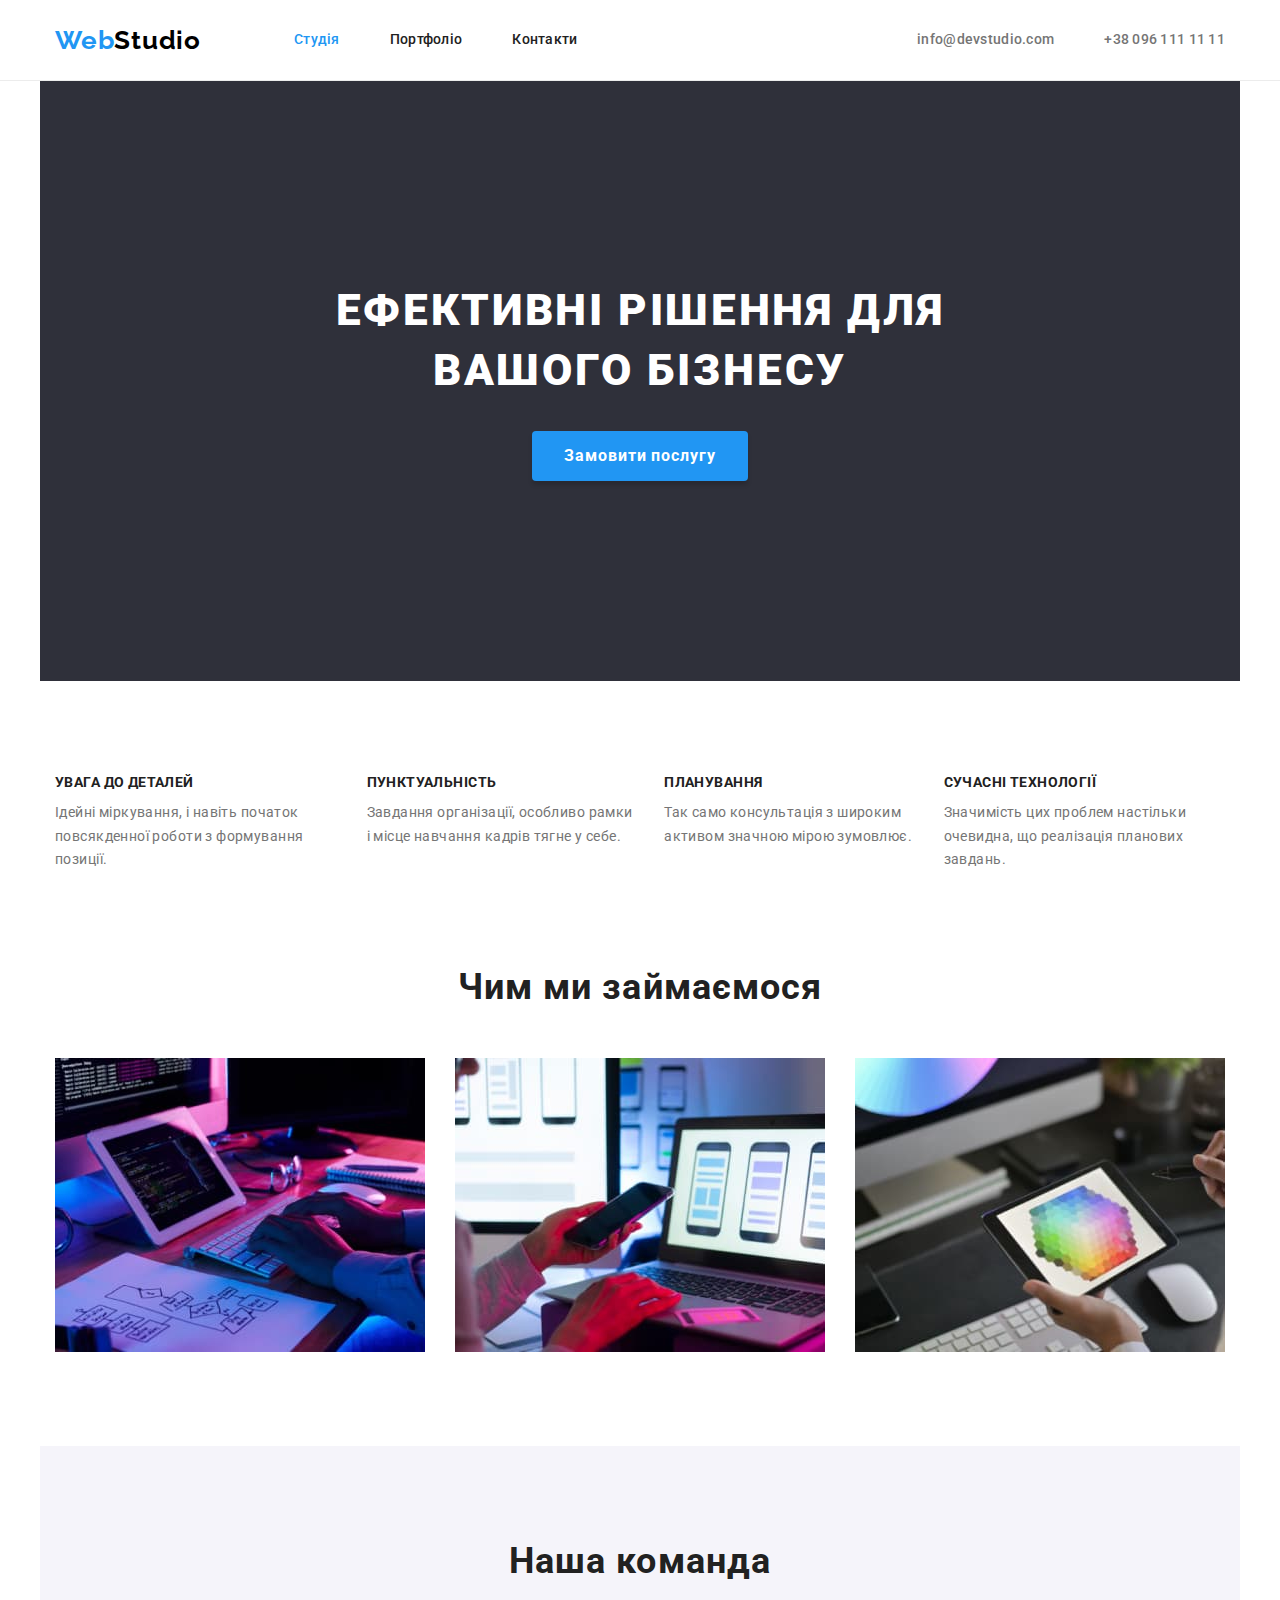
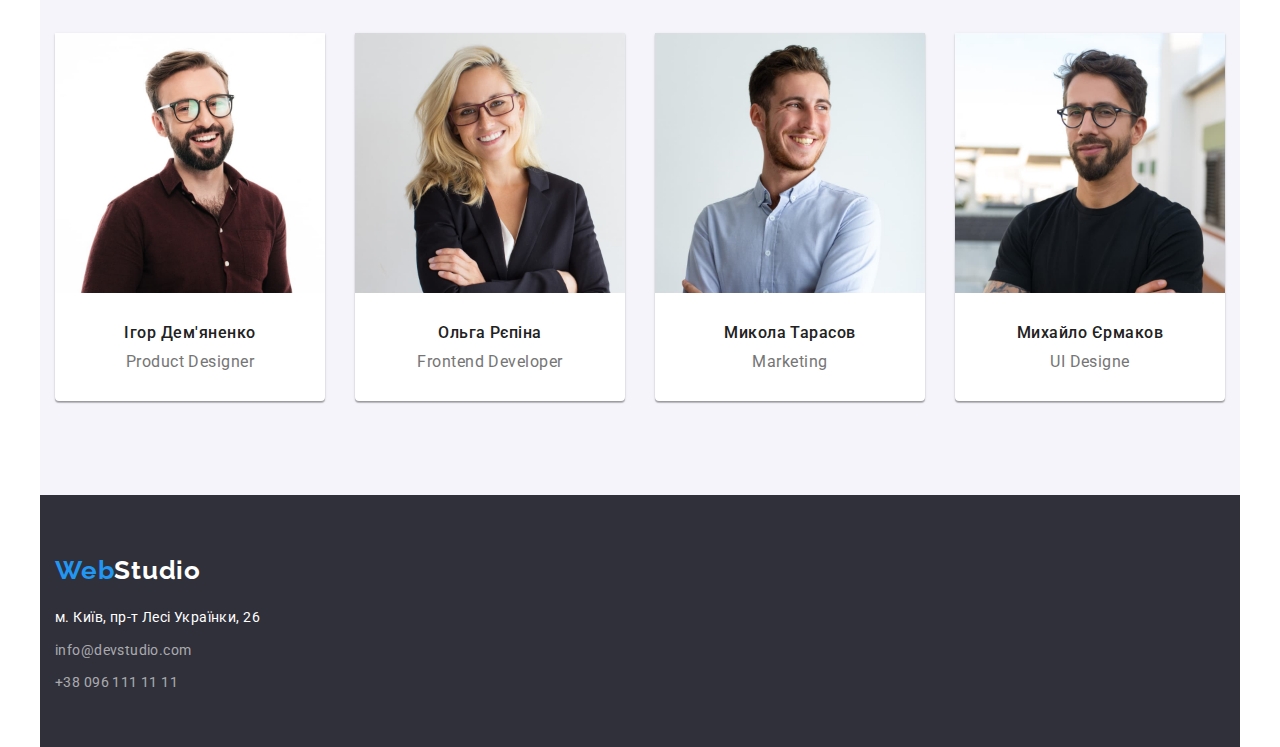
<file: index.html>
<!DOCTYPE html>
<html lang="uk">
  <head>
    <meta charset="UTF-8" />
    <meta http-equiv="X-UA-Compatible" content="IE=edge" />
    <meta name="viewport" content="width=device-width, initial-scale=1.0" />
    <title>Webstudio</title>
    <link
      rel="stylesheet"
      href="https://cdnjs.cloudflare.com/ajax/libs/modern-normalize/1.1.0/modern-normalize.min.css"
    />
    <link rel="preconnect" href="https://fonts.googleapis.com" />
    <link rel="preconnect" href="https://fonts.gstatic.com" crossorigin />
    <link
      href="https://fonts.googleapis.com/css2?family=Raleway:wght@700&family=Roboto:wght@400;500;700;900&display=swap"
      rel="stylesheet"
    />

    <link rel="stylesheet" href="./css/styles.css" />
  </head>

  <body>
    <header>
      <div class="container head-container">
        <nav class="main-nav">
          <a href="./index.html" class="logo"
            ><span class="logo-web">Web</span
            ><span class="logo-studio">Studio</span></a
          >
          <ul class="main-nav-list">
            <li class="main-nav-item">
              <a href="./index.html" class="main-nav-current main-nav-link"
                >Студія</a
              >
            </li>
            <li class="main-nav-item">
              <a href="./portfolio.html" class="main-nav-link">Портфоліо</a>
            </li>
            <li class="main-nav-item">
              <a href="" class="main-nav-link">Контакти</a>
            </li>
          </ul>
        </nav>

        <ul class="adress">
          <li class="adress-item">
            <a href="mailto:info@devstudio.com" class="adress-link"
              >info@devstudio.com</a
            >
          </li>
          <li class="adress-item">
            <a href="tel:+380961111111" class="adress-link"
              >+38 096 111 11 11</a
            >
          </li>
        </ul>
      </div>
    </header>

    <main>
      <!-- HERO -->
      <section>
        <div class="container hero-container">
          <h1 class="hero-title">
            Ефективні рішення для <br />
            вашого бізнесу
          </h1>
          <button type="button" class="button">Замовити послугу</button>
        </div>
      </section>

      <!-- VALUES -->

      <section class="section-values">
        <div class="container">
          <h2 class="hidden-title">Наші корпоративні цінності</h2>

          <ul class="values-list">
            <li class="value-list-item">
              <h3 class="value-title">УВАГА ДО ДЕТАЛЕЙ</h3>
              <p class="value-text">
                Ідейні міркування, і навіть початок повсякденної роботи з
                формування позиції.
              </p>
            </li>

            <li class="value-list-item">
              <h3 class="value-title">ПУНКТУАЛЬНІСТЬ</h3>
              <p class="value-text">
                Завдання організації, особливо рамки і місце навчання кадрів
                тягне у себе.
              </p>
            </li>

            <li class="value-list-item">
              <h3 class="value-title">ПЛАНУВАННЯ</h3>
              <p class="value-text">
                Так само консультація з широким активом значною мірою зумовлює.
              </p>
            </li>

            <li class="value-list-item">
              <h3 class="value-title">СУЧАСНІ ТЕХНОЛОГІЇ</h3>
              <p class="value-text">
                Значимість цих проблем настільки очевидна, що реалізація
                планових завдань.
              </p>
            </li>
          </ul>
        </div>
      </section>

      <!-- WORKS -->
      <section class="section">
        <div class="container">
          <h2 class="work-title">Чим ми займаємося</h2>

          <ul class="works-list">
            <li class="work-list-item">
              <a href="" class="work-list-link"
                ><img src="./images/desktop.jpg" alt="Верстка" width="370"
              /></a>
            </li>

            <li class="work-list-item">
              <a href="" class="work-list-link"
                ><img
                  src="./images/laptop.jpg"
                  alt="Адаптивна верстка"
                  width="370"
              /></a>
            </li>

            <li class="work-list-item">
              <a href="" class="work-list-link"
                ><img src="./images/tablet.jpg" alt="Дизайн" width="370"
              /></a>
            </li>
          </ul>
        </div>
      </section>

      <!-- TEAM -->

      <section>
        <div class="container team-container">
          <h2 class="team-title">Наша команда</h2>

          <ul class="team-list">
            <li class="team-list-item">
              <img
                src="./images/igor-demyanenko.jpg"
                alt="Ігор Дем'яненко"
                width="270"
              />
              <h3 class="team-member">Ігор Дем'яненко</h3>
              <p class="team-text">Product Designer</p>
            </li>

            <li class="team-list-item">
              <img
                src="./images/olga-repina.jpg"
                alt="Ольга Рєпіна"
                width="270"
              />
              <h3 class="team-member">Ольга Рєпіна</h3>
              <p class="team-text">Frontend Developer</p>
            </li>

            <li class="team-list-item">
              <img
                src="./images/micola-tarasov.jpg"
                alt="Микола Тарасов"
                width="270"
              />
              <h3 class="team-member">Микола Тарасов</h3>
              <p class="team-text">Marketing</p>
            </li>

            <li class="team-list-item">
              <img
                src="./images/mikhailo-ermakov.jpg"
                alt="Михайло Єрмаков"
                width="270"
              />
              <h3 class="team-member">Михайло Єрмаков</h3>
              <p class="team-text">UI Designe</p>
            </li>
          </ul>
        </div>
      </section>
    </main>

    <footer>
      <div class="container foot-container">
        <a href="./index.html" class="logo"
          ><span class="logo-web-foot">Web</span
          ><span class="logo-studio-foot">Studio</span></a
        >
        <address class="foot-adress">
          <ul>
            <li class="foot-adress-fact">
              <a
                href="https://www.google.com.ua/maps/place/%D0%B1%D1%83%D0%BB.+%D0%9B%D0%B5%D1%81%D0%B8+%D0%A3%D0%BA%D1%80%D0%B0%D0%B8%D0%BD%D0%BA%D0%B8,+26,+%D0%9A%D0%B8%D0%B5%D0%B2,+02000/"
                target="_blank"
                rel="noreferrer noopener"
                class="foot-adress-link"
              >
                м. Київ, пр-т Лесі Українки, 26
              </a>
            </li>
            <li class="foot-adress-contact">
              <a href="mailto:info@example.com" class="foot-adress-link"
                >info@devstudio.com</a
              >
            </li>
            <li class="foot-adress-contact">
              <a href="tel:+380961111111" class="foot-adress-link"
                >+38 096 111 11 11</a
              >
            </li>
          </ul>
        </address>
      </div>
    </footer>
  </body>
</html>
</file>
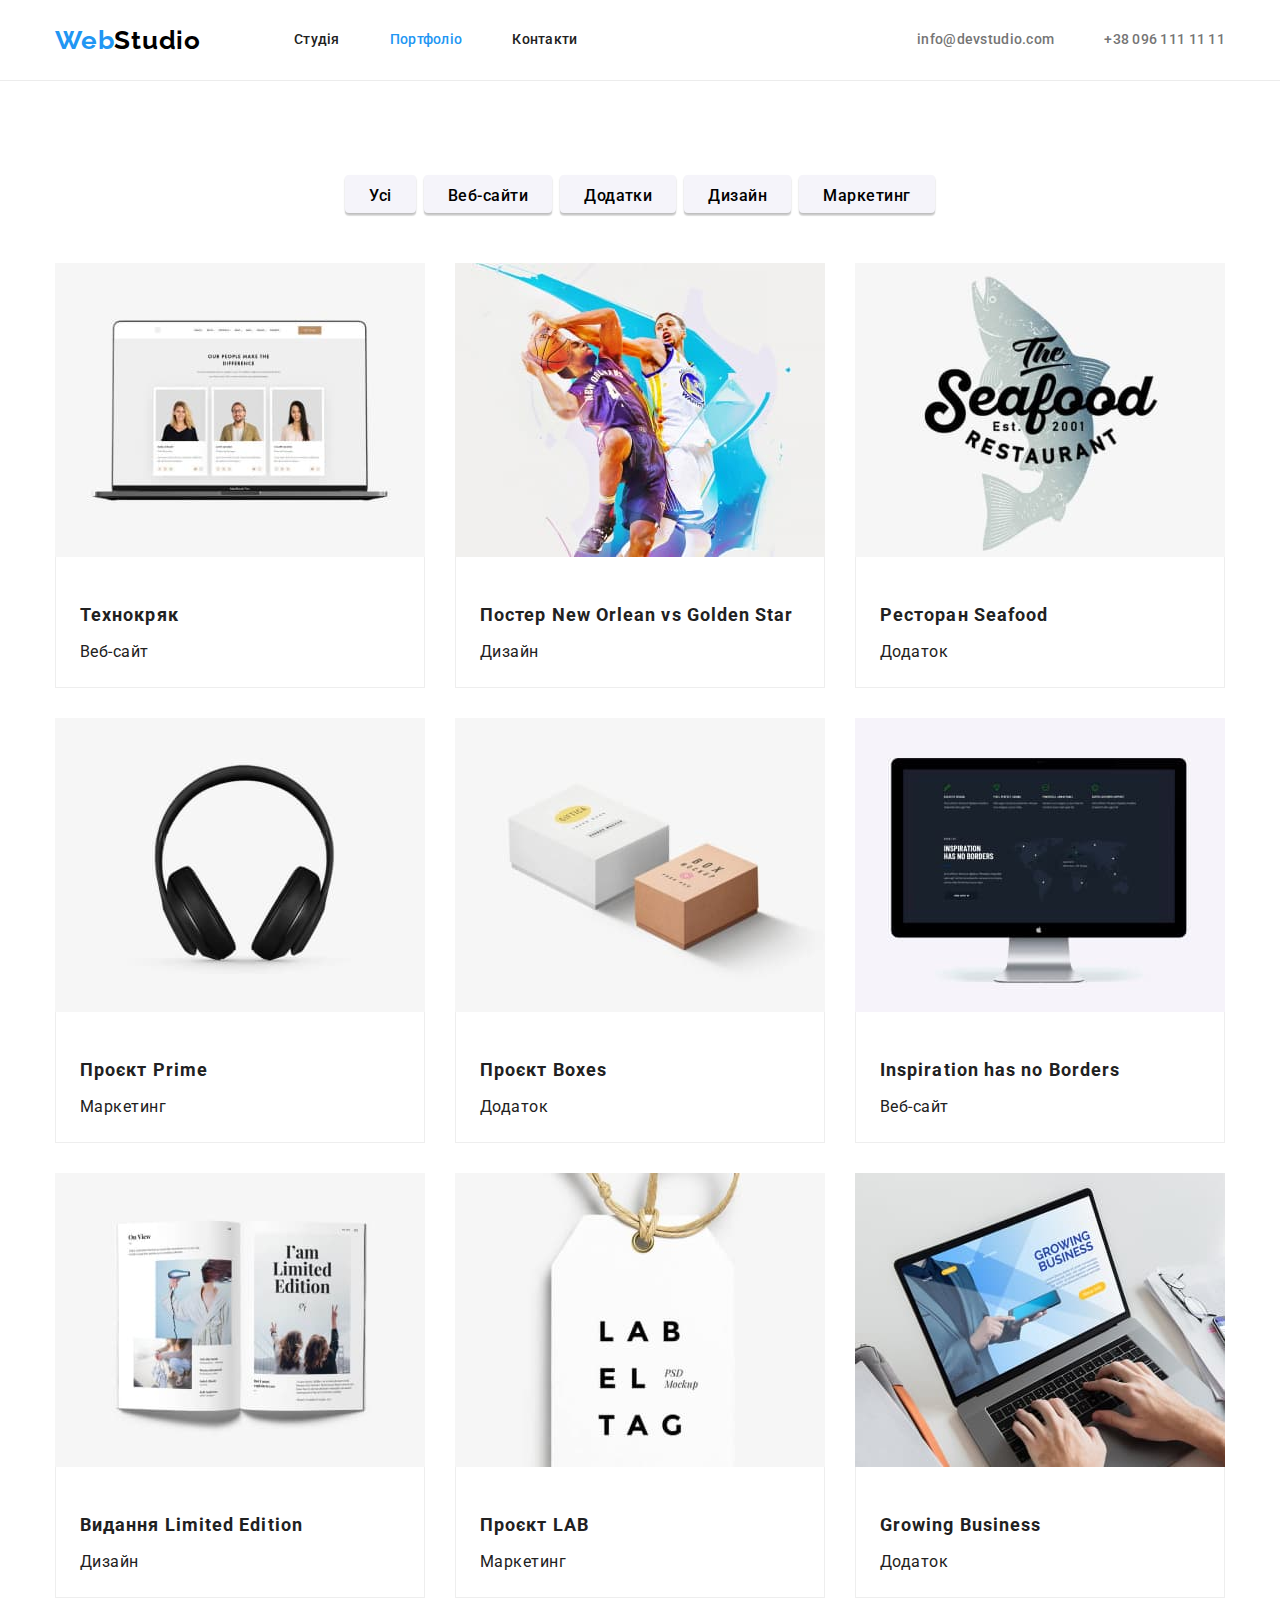
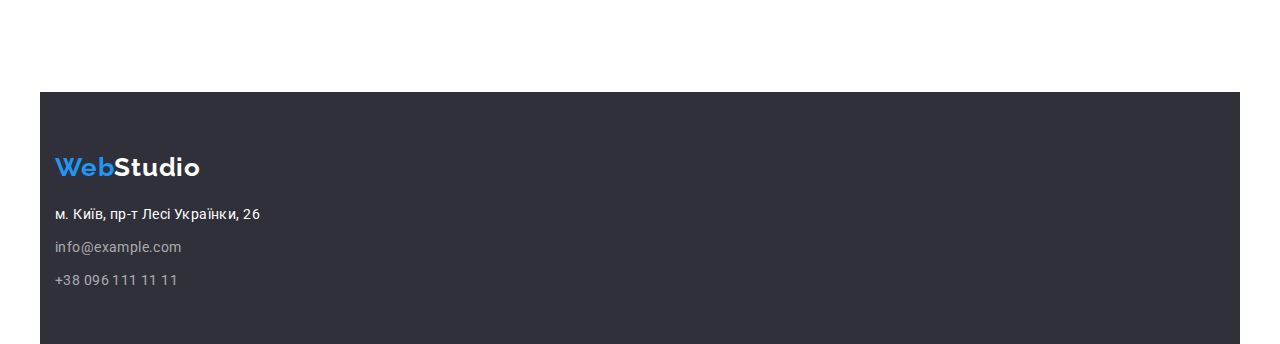
<file: portfolio.html>
<!DOCTYPE html>
<html lang="uk">
  <head>
    <meta charset="UTF-8" />
    <meta http-equiv="X-UA-Compatible" content="IE=edge" />
    <meta name="viewport" content="width=device-width, initial-scale=1.0" />
    <title>portfolio</title>
    <link
      rel="stylesheet"
      href="https://cdnjs.cloudflare.com/ajax/libs/modern-normalize/1.1.0/modern-normalize.min.css"
    />
    <link rel="preconnect" href="https://fonts.googleapis.com" />
    <link rel="preconnect" href="https://fonts.gstatic.com" crossorigin />
    <link
      href="https://fonts.googleapis.com/css2?family=Raleway:wght@700&family=Roboto:wght@400;500;700;900&display=swap"
      rel="stylesheet"
    />
    <link rel="stylesheet" href="./css/styles.css" />
  </head>

  <body>
    <header>
      <div class="container head-container">
        <nav class="main-nav">
          <a href="./index.html" class="logo"
            ><span class="logo-web">Web</span
            ><span class="logo-studio">Studio</span></a
          >
          <ul class="main-nav-list">
            <li class="main-nav-item">
              <a href="./index.html" class="main-nav-link">Студія</a>
            </li>
            <li class="main-nav-item main-nav-current">
              <a href="./portfolio.html" class="main-nav-link">Портфоліо</a>
            </li>
            <li class="main-nav-item">
              <a href="" class="main-nav-link">Контакти</a>
            </li>
          </ul>
        </nav>

        <ul class="adress">
          <li class="adress-item">
            <a href="mailto:info@devstudio.com" class="adress-link"
              >info@devstudio.com</a
            >
          </li>
          <li class="adress-item">
            <a href="tel:+380961111111" class="adress-link"
              >+38 096 111 11 11</a
            >
          </li>
        </ul>
      </div>
    </header>

    <main>
      <!-- PROJECTS -->
      <section class="section">
        <div class="container">
          <!-- LOCAL NAVIGATION -->
          <ul class="local-navigation">
            <li class="local-nav-item">
              <button type="button" class="btn">Усі</button>
            </li>
            <li class="local-nav-item">
              <button type="button" class="btn">Веб-сайти</button>
            </li>
            <li class="local-nav-item">
              <button type="button" class="btn">Додатки</button>
            </li>
            <li class="local-nav-item">
              <button type="button" class="btn">Дизайн</button>
            </li>
            <li class="local-nav-item">
              <button type="button" class="btn">Маркетинг</button>
            </li>
          </ul>

          <h1 class="hidden-title">Наші проєкти</h1>

          <ul class="project-list">
            <li class="project-list-item">
              <a href=""
                ><img
                  src="./images/tehnokryak.jpg"
                  alt="фото трьох розробників команди"
                  width="370"
                />
                <div class="project-card-text">
                  <h2 class="project-title">Технокряк</h2>
                  <p class="project-text">Веб-сайт</p>
                </div>
              </a>
            </li>

            <li class="project-list-item">
              <a href=""
                ><img
                  src="./images/new-orlean-poster.jpg"
                  width="370"
                  alt="баскетбол"
                />
                <div class="project-card-text">
                  <h2 class="project-title">
                    Постер New Orlean vs Golden Star
                  </h2>
                  <p class="project-text">Дизайн</p>
                </div>
              </a>
            </li>

            <li class="project-list-item">
              <a href=""
                ><img
                  src="./images/seafood.jpg"
                  alt="логотип ресторану: риба"
                  width="370"
                />
                <div class="project-card-text">
                  <h2 class="project-title">Ресторан Seafood</h2>
                  <p class="project-text">Додаток</p>
                </div>
              </a>
            </li>

            <li class="project-list-item">
              <a href=""
                ><img
                  src="./images/project-prime.jpg"
                  alt="навушники"
                  width="370"
                />
                <div class="project-card-text">
                  <h2 class="project-title">Проєкт Prime</h2>
                  <p class="project-text">Маркетинг</p>
                </div>
              </a>
            </li>

            <li class="project-list-item">
              <a href=""
                ><img
                  src="./images/project-boxes.jpg"
                  alt="двікоробки"
                  width="370"
                />
                <div class="project-card-text">
                  <h2 class="project-title">Проєкт Boxes</h2>
                  <p class="project-text">Додаток</p>
                </div>
              </a>
            </li>

            <li class="project-list-item">
              <a href=""
                ><img
                  src="./images/inspiration.jpg"
                  alt="монітор"
                  width="370"
                />
                <div class="project-card-text">
                  <h2 class="project-title">Inspiration has no Borders</h2>
                  <p class="project-text">Веб-сайт</p>
                </div>
              </a>
            </li>

            <li class="project-list-item">
              <a href=""
                ><img
                  src="./images/limited-edition.jpg"
                  alt="книга"
                  width="370"
                />
                <div class="project-card-text">
                  <h2 class="project-title">Видання Limited Edition</h2>
                  <p class="project-text">Дизайн</p>
                </div>
              </a>
            </li>

            <li class="project-list-item">
              <a href=""
                ><img src="./images/project-lab.jpg" alt="бірка" width="370" />
                <div class="project-card-text">
                  <h2 class="project-title">Проєкт LAB</h2>
                  <p class="project-text">Маркетинг</p>
                </div>
              </a>
            </li>

            <li class="project-list-item">
              <a href=""
                ><img
                  src="./images/growing-buisness.jpg"
                  alt="ноутбук"
                  width="370"
                />
                <div class="project-card-text">
                  <h2 class="project-title">Growing Business</h2>
                  <p class="project-text">Додаток</p>
                </div>
              </a>
            </li>
          </ul>
        </div>
      </section>
    </main>

    <footer class="foot">
      <div class="container foot-container">
        <a href="./index.html" class="logo"
          ><span class="logo-web-foot">Web</span
          ><span class="logo-studio-foot">Studio</span></a
        >
        <address class="foot-adress">
          <ul>
            <li class="foot-adress-fact">
              <a
                href="https://www.google.com.ua/maps/place/%D0%B1%D1%83%D0%BB.+%D0%9B%D0%B5%D1%81%D0%B8+%D0%A3%D0%BA%D1%80%D0%B0%D0%B8%D0%BD%D0%BA%D0%B8,+26,+%D0%9A%D0%B8%D0%B5%D0%B2,+02000/"
                target="_blank"
                rel="noreferrer noopener"
                class="foot-adress-link"
              >
                м. Київ, пр-т Лесі Українки, 26
              </a>
            </li>
            <li class="foot-adress-contact">
              <a href="mailto:info@example.com" class="foot-adress-link"
                >info@example.com</a
              >
            </li>
            <li class="foot-adress-contact">
              <a href="tel:+380961111111" class="foot-adress-link"
                >+38 096 111 11 11</a
              >
            </li>
          </ul>
        </address>
      </div>
    </footer>
  </body>
</html>
</file>
<file: css/styles.css>
:root {
  --main-text-color: #212121;
  --secondary-text-color: #757575;
  --accent-color: #2196f3;
  --white-color: #ffffff;
  --main-bg: #f5f5f5;
  --hero-bg: #2f303a;
  --btn-col: #f5f4fa;
}

/* СБРОС */

ul {
  list-style: none;
  padding: 0;
  margin: 0;
}

a {
  text-decoration: none;
  color: inherit;
}

h1,
h2,
h3,
h4,
p {
  margin: 0;
}

.hidden-title {
  display: none;
}

img {
  display: block;
}

/* BODY */

body {
  color: var(--main-text-color);
  font-family: Roboto, sans-serif;
  font-style: normal;
}

/* CONTAINER */

.container {
  width: 1200px;
  margin: 0 auto;
  padding-right: 15px;
  padding-left: 15px;
}

/* SECTION */

.section {
  padding-top: 94px;
  padding-bottom: 94px;
}

/* HEADER */

header {
  border-bottom: 1px solid #ececec;
}

.head-container {
  display: flex;
}

/* LOGO */

.logo {
  font-family: "Raleway";
  font-style: normal;
  font-weight: 700;
  font-size: 26px;
  line-height: 1.19;
  letter-spacing: 0.03em;
}

.logo-web,
.logo-web-foot {
  color: var(--accent-color);
}

.logo-studio {
  color: #000000;
}

/* MAIN NAVIGATION */

.main-nav-list {
  display: flex;
  margin-left: 93px;
}

.main-nav {
  display: flex;
  align-items: center;

  font-weight: 500;
  font-size: 14px;
  line-height: 1.14;
  letter-spacing: 0.02em;
  color: #212121;
}

.main-nav-item + .main-nav-item {
  margin-left: 50px;
}

.main-nav-link {
  display: block;
  padding-top: 32px;
  padding-bottom: 32px;

  /* background-color: red; */
}

.main-nav-current,
.main-nav-link:hover,
.main-nav-link:focus {
  color: var(--accent-color);
}

/* ADRESS */

.adress {
  display: flex;
  align-items: center;
  margin-left: auto;

  color: var(--secondary-text-color);
  font-weight: 500;
  font-size: 14px;
  line-height: 1.14;
  letter-spacing: 0.02em;
}

.adress-link {
  padding-top: 32px;
  padding-bottom: 32px;
}

.adress-link:hover,
.adress-link:focus {
  color: var(--accent-color);
}

.adress-item:last-child {
  margin-left: 50px;
}

/* HERO */

.hero-container {
  padding-top: 200px;
  padding-bottom: 200px;
  background-color: var(--hero-bg);
  text-align: center;
}

.hero-title {
  margin-bottom: 30px;
  font-weight: 900;
  font-size: 44px;
  line-height: 1.36;
  letter-spacing: 0.06em;
  text-transform: uppercase;
  color: var(--white-color);
}

/* BUTTON HERO */

.button {
  font-weight: 700;
  font-size: 16px;
  line-height: 1.88;
  letter-spacing: 0.06em;
  color: var(--white-color);
  background-color: var(--accent-color);
  border-color: transparent;
  border-radius: 4px;
  width: 216px;
  height: 50px;
  box-shadow: 0px 4px 4px rgba(0, 0, 0, 0.15);
}

.button:hover,
.button:focus {
  color: var(--accent-color);
  background-color: var(--white-color);
  border-color: inherit;
}

/* VALUES */

.section-values {
  padding-top: 94px;
}

.values-list {
  display: flex;
}

.value-list-item:not(:last-child) {
  margin-right: 30px;
}

.hidden-title {
  display: none;
}

.value-title {
  margin-bottom: 10px;
  font-weight: 700;
  font-size: 14px;
  line-height: 1.14;
  letter-spacing: 0.03em;
  text-transform: uppercase;
}

.value-text {
  font-size: 14px;
  line-height: 1.71;
  letter-spacing: 0.03em;
  color: var(--secondary-text-color);
}

/* WORKS */

.works-list {
  display: flex;
}

.work-list-link {
  line-height: 0px;
}

.work-list-item:not(:last-child) {
  margin-right: 30px;
}

.work-title,
.team-title {
  margin-bottom: 50px;
  font-weight: 700;
  font-size: 36px;
  line-height: 1.17;
  text-align: center;
  letter-spacing: 0.03em;
}

/* TEAM */

.team-container {
  background-color: var(--btn-col);
  padding: 94px 15px;
}

.team-list-item {
  box-shadow: 0px 1px 3px rgba(0, 0, 0, 0.12), 0px 1px 1px rgba(0, 0, 0, 0.14),
    0px 2px 1px rgba(0, 0, 0, 0.2);
  background-color: var(--white-color);
  border-radius: 0px 0px 4px 4px;
}

.team-list {
  display: flex;
  text-align: center;
}

.team-list-item:not(:last-child) {
  margin-right: 30px;
}

.team-member {
  margin-top: 30px;
  margin-bottom: 10px;
  font-weight: 500;
  font-size: 16px;
  line-height: 1.19;
  letter-spacing: 0.03em;
}

.team-text {
  padding-bottom: 30px;

  font-size: 16px;
  line-height: 1.19;
  letter-spacing: 0.03em;
  color: var(--secondary-text-color);
}

/* FOOTER */

/* FOOT-CONTAINER */

.foot-container {
  padding-top: 60px;
  padding-bottom: 60px;
  background-color: var(--hero-bg);
}

.logo-studio-foot {
  color: var(--white-color);
}

.foot-adress {
  margin-top: 20px;
  height: 81px;
}

.foot-adress-fact {
  font-style: normal;
  font-weight: 400;
  font-size: 14px;
  line-height: 1.71;
  letter-spacing: 0.03em;
  color: var(--white-color);
}

.foot-adress-contact {
  margin-top: 9px;

  font-style: normal;
  font-weight: 400;
  font-size: 14px;
  line-height: 1.71;
  letter-spacing: 0.03em;
  color: rgba(255, 255, 255, 0.6);
}

.foot-adress-link:hover,
.foot-adress-link:focus {
  color: var(--accent-color);
}

/* PORTFOLIO */

/* BUTTON */

.btn {
  padding: 6px 22px;

  font-weight: 500;
  font-size: 16px;
  line-height: 1.62;
  text-align: center;
  letter-spacing: 0.03em;

  height: 38px;
  background: var(--btn-col);
  border-radius: 4px;
  border-color: transparent;

  box-shadow: 0px 3px 1px rgba(0, 0, 0, 0.1), 0px 1px 2px rgba(0, 0, 0, 0.08),
    0px 2px 2px rgba(0, 0, 0, 0.12);
}

.btn:hover,
.btn:focus {
  color: var(--btn-col);
  background-color: var(--accent-color);
}

/* LOCAL NAVIGATION */

.local-navigation {
  display: flex;
  justify-content: center;
  margin-bottom: 34px;
  padding-bottom: 16px;
}

.local-nav-item:not(:last-child) {
  margin-right: 8px;
}

/* PROGECTS */

.project-list {
  display: flex;
  flex-wrap: wrap;
  flex-basis: calc(100%-2 * 36px) / 3;
}

.item-container {
  border-right: 1px solid #eeeeee;
  border-bottom: 1px solid #eeeeee;
  border-left: 1px solid #eeeeee;
}

.project-list-item:not(:nth-child(3n)) {
  margin-right: 30px;
}

.project-list-item:not(:nth-last-child(-n + 3)) {
  margin-bottom: 30px;
}

.project-title {
  margin-top: 20px;
  margin-bottom: 4px;
  font-weight: 700;
  font-size: 18px;
  line-height: 2;
  letter-spacing: 0.06em;
}

.project-text {
  font-weight: 400;
  font-size: 16px;
  line-height: 1.88;
  letter-spacing: 0.03em;
  columns: var(--secondary-text-color);
}

.project-card-text {
  padding: 20px 24px;
  border-right: 1px solid #eeeeee;
  border-bottom: 1px solid #eeeeee;
  border-left: 1px solid #eeeeee;
}
</file>
